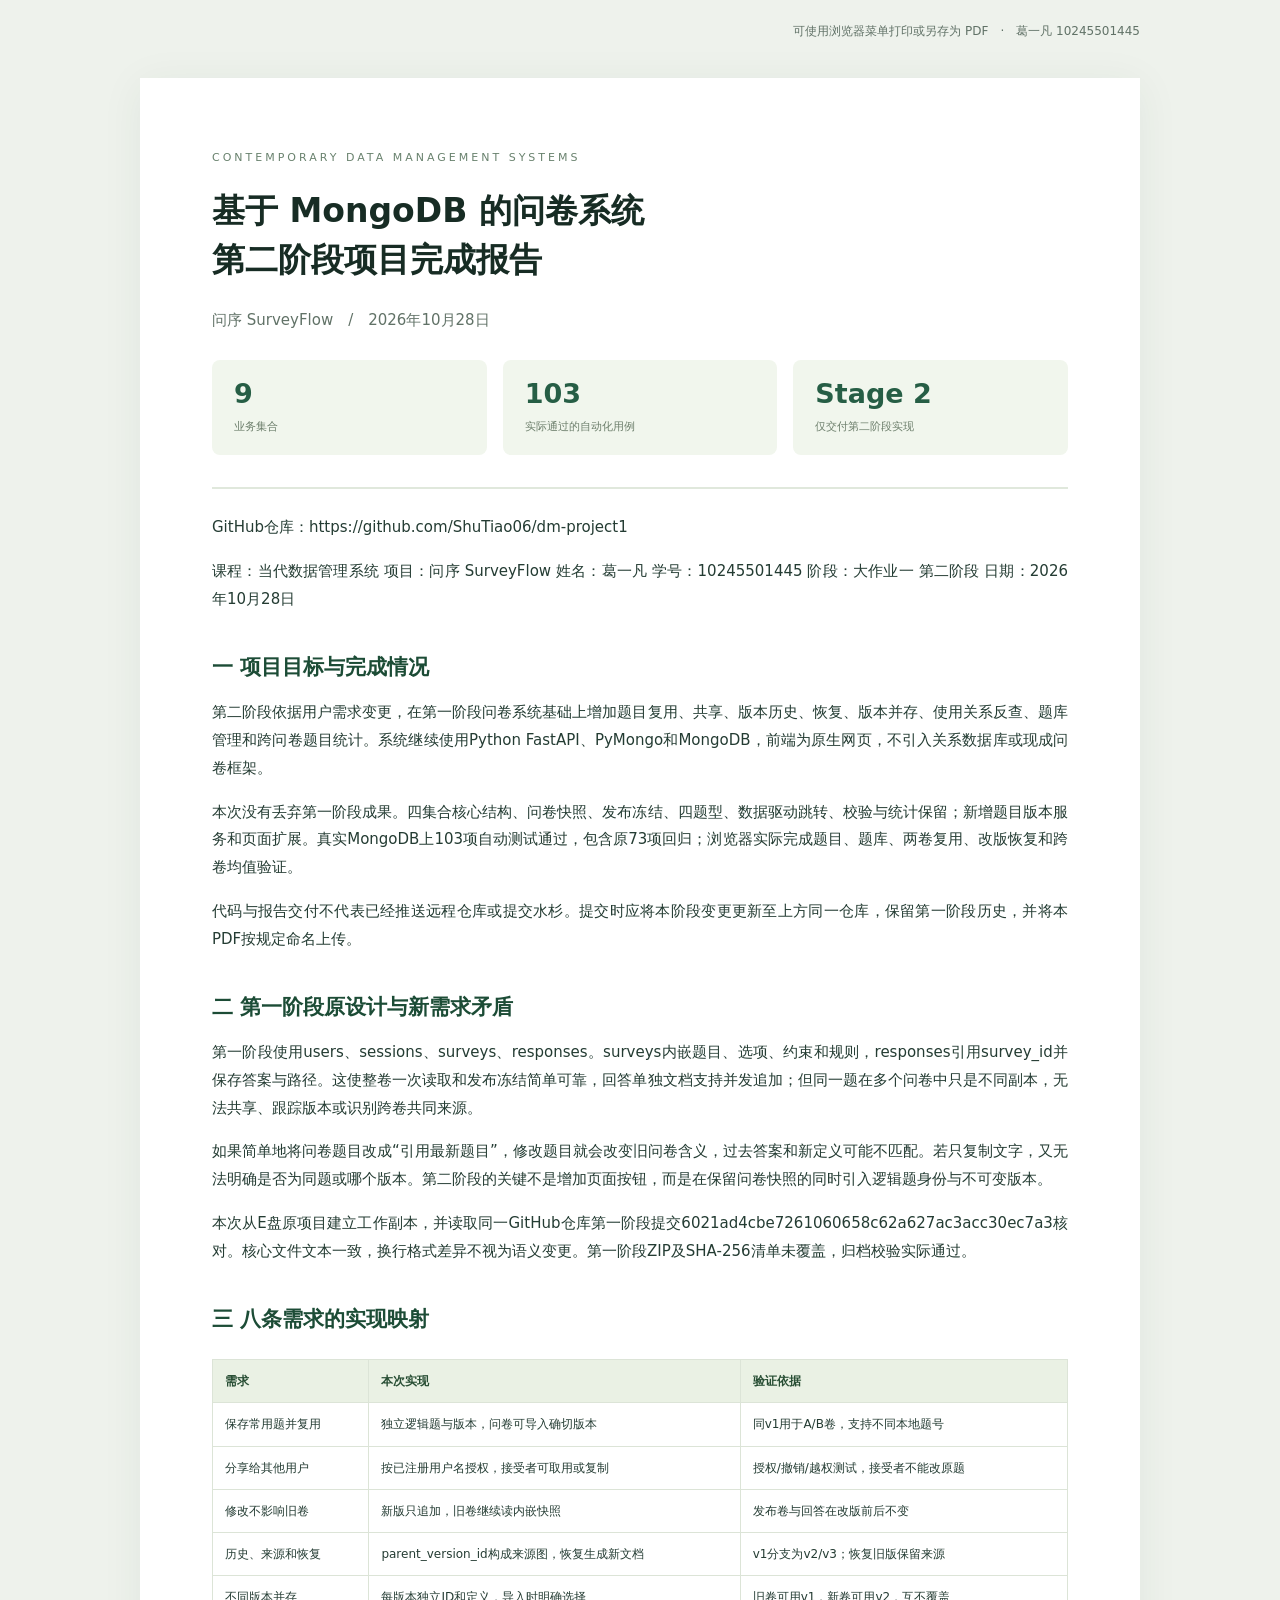
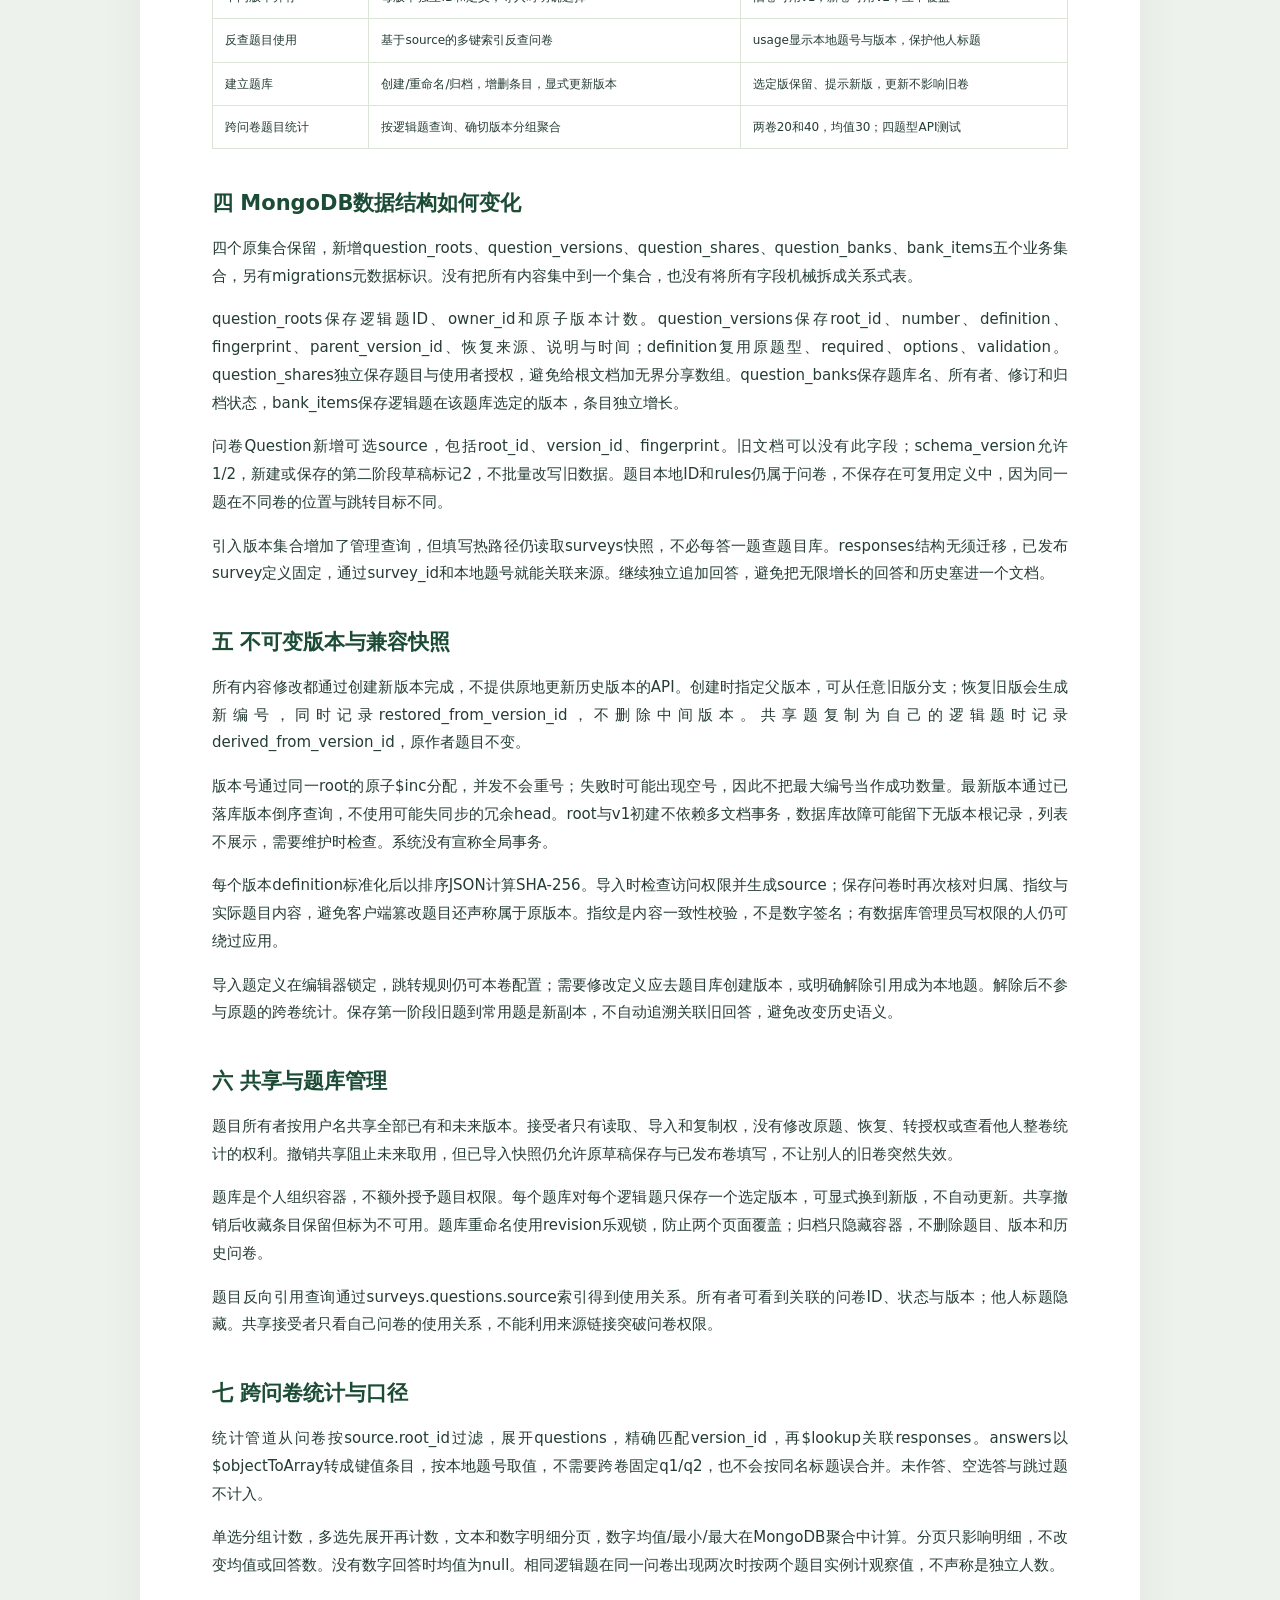
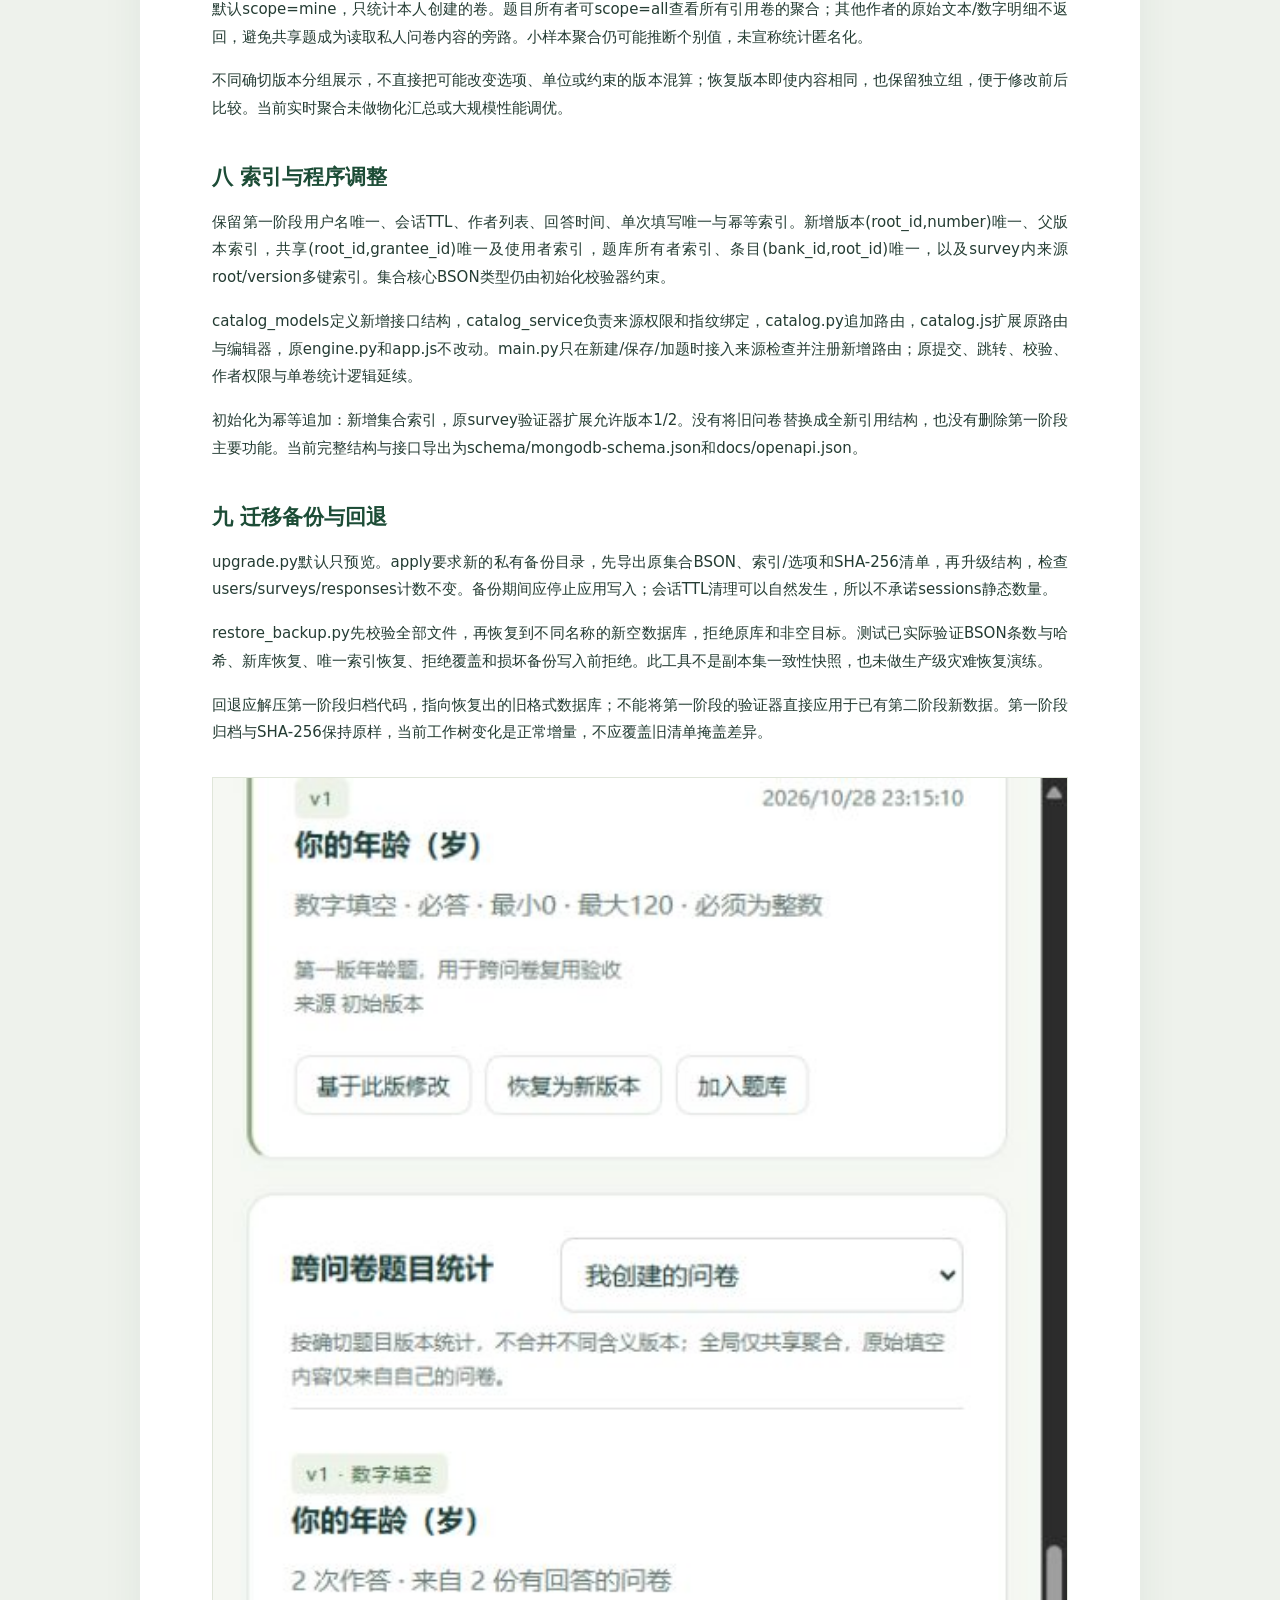
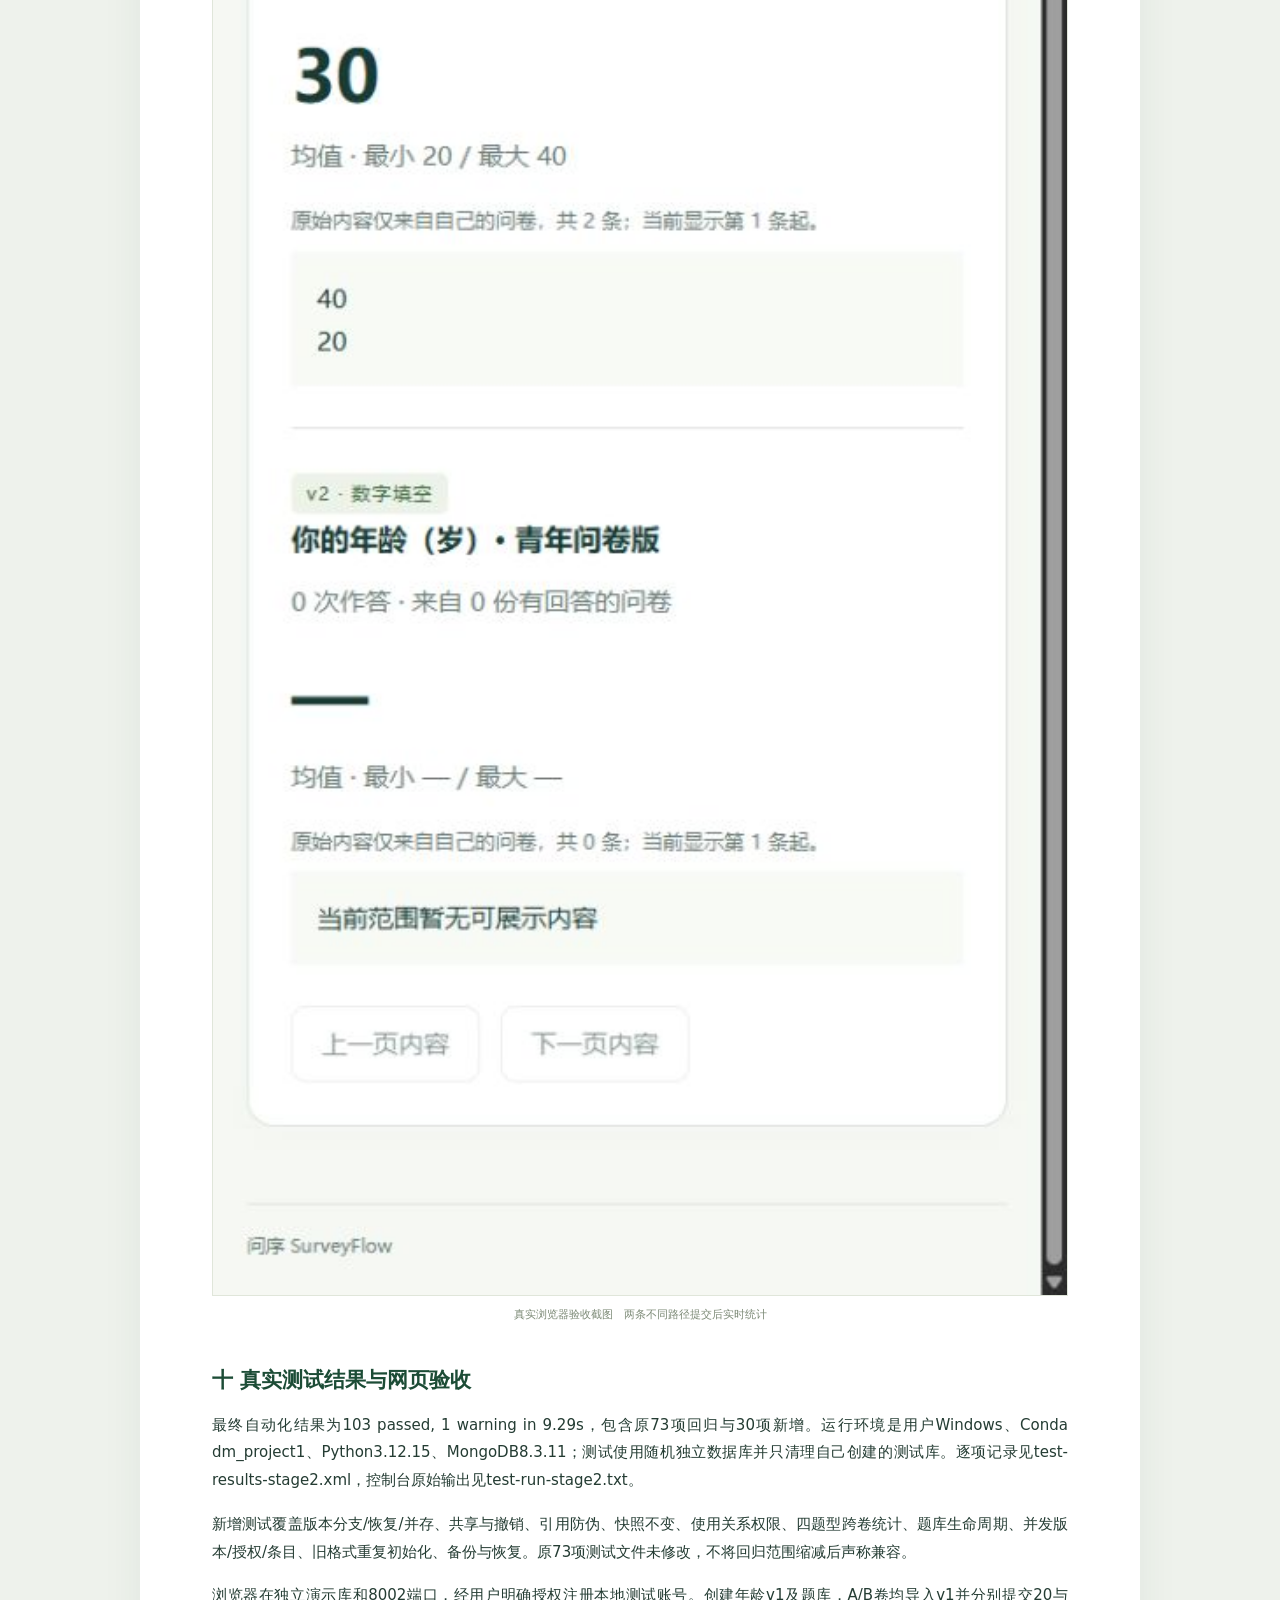
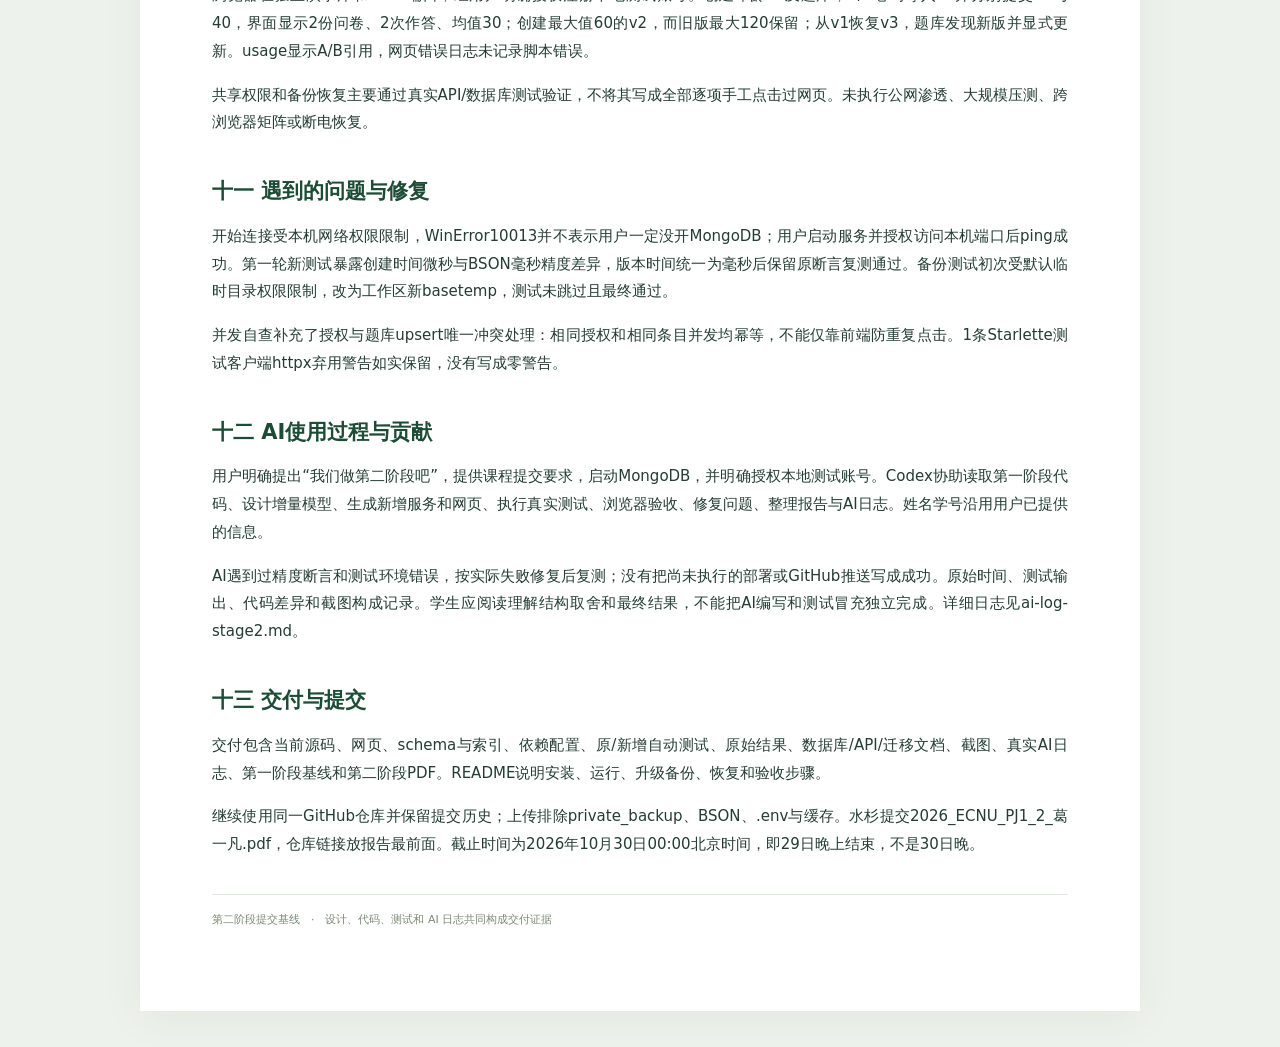
<file: docs/第二阶段项目完成报告.html>
<!doctype html><html lang="zh-CN"><head><meta charset="utf-8"><meta name="viewport" content="width=device-width,initial-scale=1"><title>问序 第二阶段项目完成报告</title><style>*{box-sizing:border-box}body{margin:0;background:#eef2ec;color:#243c33;font:15px/1.85 "Microsoft YaHei",system-ui,sans-serif}.document{width:min(100% - 40px,1000px);margin:36px auto;background:white;padding:65px 72px;box-shadow:0 6px 40px #1c3d3310}.eyebrow{font-size:11px;letter-spacing:3px;color:#69826e}.cover h1{font-size:33px;line-height:1.5;margin:15px 0 22px;font-weight:700;color:#172c24}.cover{padding-bottom:32px;margin-bottom:25px;border-bottom:2px solid #e0e8dc}.cover p{color:#617267}.metrics{display:flex;gap:16px;margin-top:25px}.metric{padding:15px 22px;background:#f1f6ed;border-radius:8px;flex:1}.metric strong{display:block;font-size:27px;line-height:1.4;color:#265e45}.metric small{font-size:11px;color:#6c7e6b}h2{font-size:21px;margin:35px 0 12px;color:#1c4c36;break-after:avoid}p{margin:10px 0 16px;text-align:justify}table{border-collapse:collapse;width:100%;font-size:12px;margin:20px 0}th{background:#eaf1e4;color:#284e34}th,td{text-align:left;vertical-align:top;border:1px solid #dce4d7;padding:10px 12px;overflow-wrap:anywhere}tr{break-inside:avoid}code{background:#f0f4ed;padding:2px 4px;font-size:12px;overflow-wrap:anywhere}pre{white-space:pre-wrap;font-size:12px;background:#f3f6f0;padding:18px}.architecture{display:flex;gap:9px;align-items:center;margin:22px 0}.architecture div{flex:1;text-align:center;background:#eaf2e4;border:1px solid #d6e3cf;border-radius:8px;padding:16px 7px;font-size:13px}.architecture small{color:#687c63;font-size:10px}.architecture b{color:#77946d}figure{margin:30px 0;break-inside:avoid}img{width:100%;border:1px solid #e0e6da}figcaption{font-size:11px;color:#7b8975;text-align:center}.foot{font-size:11px;color:#7b8975;border-top:1px solid #e0e8dc;padding-top:15px;margin-top:35px}button{background:#225e45;color:#fff;border:0;border-radius:8px;padding:10px 18px;cursor:pointer}.printbar{width:min(100% - 40px,1000px);margin:20px auto 0;text-align:right;font-size:12px;color:#617267}@page{size:A4;margin:20mm 18mm}@media print{body{background:white;font-size:10.5pt;line-height:1.7}.document{width:auto;margin:0;padding:0;box-shadow:none}.printbar{display:none}.cover h1{font-size:24pt}h2{font-size:15pt;margin-top:22px}table{font-size:8pt}.architecture div{font-size:9pt}figure{max-width:100%;page-break-inside:avoid}.foot{font-size:8pt}p{orphans:3;widows:3}}@media(max-width:650px){.document{padding:25px}.cover h1{font-size:25px}.metrics,.architecture{flex-wrap:wrap}.metric{min-width:100px}.architecture div{min-width:100px}table{font-size:10px}th,td{padding:6px}}</style></head><body><div class="printbar">可使用浏览器菜单打印或另存为 PDF　·　葛一凡 10245501445</div><article class="document"><header class="cover"><span class="eyebrow">CONTEMPORARY DATA MANAGEMENT SYSTEMS</span><h1>基于 MongoDB 的问卷系统<br>第二阶段项目完成报告</h1><p>问序 SurveyFlow　/　2026年10月28日</p><div class="metrics"><div class="metric"><strong>9</strong><small>业务集合</small></div><div class="metric"><strong>103</strong><small>实际通过的自动化用例</small></div><div class="metric"><strong>Stage 2</strong><small>仅交付第二阶段实现</small></div></div></header><p>GitHub仓库：https://github.com/ShuTiao06/dm-project1</p>
<p>课程：当代数据管理系统   项目：问序 SurveyFlow   姓名：葛一凡   学号：10245501445   阶段：大作业一 第二阶段   日期：2026年10月28日</p>
<h2 id="s1">一 项目目标与完成情况</h2>
<p>第二阶段依据用户需求变更，在第一阶段问卷系统基础上增加题目复用、共享、版本历史、恢复、版本并存、使用关系反查、题库管理和跨问卷题目统计。系统继续使用Python FastAPI、PyMongo和MongoDB，前端为原生网页，不引入关系数据库或现成问卷框架。</p>
<p>本次没有丢弃第一阶段成果。四集合核心结构、问卷快照、发布冻结、四题型、数据驱动跳转、校验与统计保留；新增题目版本服务和页面扩展。真实MongoDB上103项自动测试通过，包含原73项回归；浏览器实际完成题目、题库、两卷复用、改版恢复和跨卷均值验证。</p>
<p>代码与报告交付不代表已经推送远程仓库或提交水杉。提交时应将本阶段变更更新至上方同一仓库，保留第一阶段历史，并将本PDF按规定命名上传。</p>
<h2 id="s2">二 第一阶段原设计与新需求矛盾</h2>
<p>第一阶段使用users、sessions、surveys、responses。surveys内嵌题目、选项、约束和规则，responses引用survey_id并保存答案与路径。这使整卷一次读取和发布冻结简单可靠，回答单独文档支持并发追加；但同一题在多个问卷中只是不同副本，无法共享、跟踪版本或识别跨卷共同来源。</p>
<p>如果简单地将问卷题目改成“引用最新题目”，修改题目就会改变旧问卷含义，过去答案和新定义可能不匹配。若只复制文字，又无法明确是否为同题或哪个版本。第二阶段的关键不是增加页面按钮，而是在保留问卷快照的同时引入逻辑题身份与不可变版本。</p>
<p>本次从E盘原项目建立工作副本，并读取同一GitHub仓库第一阶段提交6021ad4cbe7261060658c62a627ac3acc30ec7a3核对。核心文件文本一致，换行格式差异不视为语义变更。第一阶段ZIP及SHA-256清单未覆盖，归档校验实际通过。</p>
<h2 id="s3">三 八条需求的实现映射</h2>
<table><thead><tr><th>需求</th><th>本次实现</th><th>验证依据</th></tr></thead><tbody><tr><td>保存常用题并复用</td><td>独立逻辑题与版本，问卷可导入确切版本</td><td>同v1用于A/B卷，支持不同本地题号</td></tr><tr><td>分享给其他用户</td><td>按已注册用户名授权，接受者可取用或复制</td><td>授权/撤销/越权测试，接受者不能改原题</td></tr><tr><td>修改不影响旧卷</td><td>新版只追加，旧卷继续读内嵌快照</td><td>发布卷与回答在改版前后不变</td></tr><tr><td>历史、来源和恢复</td><td>parent_version_id构成来源图，恢复生成新文档</td><td>v1分支为v2/v3；恢复旧版保留来源</td></tr><tr><td>不同版本并存</td><td>每版本独立ID和定义，导入时明确选择</td><td>旧卷可用v1，新卷可用v2，互不覆盖</td></tr><tr><td>反查题目使用</td><td>基于source的多键索引反查问卷</td><td>usage显示本地题号与版本，保护他人标题</td></tr><tr><td>建立题库</td><td>创建/重命名/归档，增删条目，显式更新版本</td><td>选定版保留、提示新版，更新不影响旧卷</td></tr><tr><td>跨问卷题目统计</td><td>按逻辑题查询、确切版本分组聚合</td><td>两卷20和40，均值30；四题型API测试</td></tr></tbody></table>
<h2 id="s4">四 MongoDB数据结构如何变化</h2>
<p>四个原集合保留，新增question_roots、question_versions、question_shares、question_banks、bank_items五个业务集合，另有migrations元数据标识。没有把所有内容集中到一个集合，也没有将所有字段机械拆成关系式表。</p>
<p>question_roots保存逻辑题ID、owner_id和原子版本计数。question_versions保存root_id、number、definition、fingerprint、parent_version_id、恢复来源、说明与时间；definition复用原题型、required、options、validation。question_shares独立保存题目与使用者授权，避免给根文档加无界分享数组。question_banks保存题库名、所有者、修订和归档状态，bank_items保存逻辑题在该题库选定的版本，条目独立增长。</p>
<p>问卷Question新增可选source，包括root_id、version_id、fingerprint。旧文档可以没有此字段；schema_version允许1/2，新建或保存的第二阶段草稿标记2，不批量改写旧数据。题目本地ID和rules仍属于问卷，不保存在可复用定义中，因为同一题在不同卷的位置与跳转目标不同。</p>
<p>引入版本集合增加了管理查询，但填写热路径仍读取surveys快照，不必每答一题查题目库。responses结构无须迁移，已发布survey定义固定，通过survey_id和本地题号就能关联来源。继续独立追加回答，避免把无限增长的回答和历史塞进一个文档。</p>
<h2 id="s5">五 不可变版本与兼容快照</h2>
<p>所有内容修改都通过创建新版本完成，不提供原地更新历史版本的API。创建时指定父版本，可从任意旧版分支；恢复旧版会生成新编号，同时记录restored_from_version_id，不删除中间版本。共享题复制为自己的逻辑题时记录derived_from_version_id，原作者题目不变。</p>
<p>版本号通过同一root的原子$inc分配，并发不会重号；失败时可能出现空号，因此不把最大编号当作成功数量。最新版本通过已落库版本倒序查询，不使用可能失同步的冗余head。root与v1初建不依赖多文档事务，数据库故障可能留下无版本根记录，列表不展示，需要维护时检查。系统没有宣称全局事务。</p>
<p>每个版本definition标准化后以排序JSON计算SHA-256。导入时检查访问权限并生成source；保存问卷时再次核对归属、指纹与实际题目内容，避免客户端篡改题目还声称属于原版本。指纹是内容一致性校验，不是数字签名；有数据库管理员写权限的人仍可绕过应用。</p>
<p>导入题定义在编辑器锁定，跳转规则仍可本卷配置；需要修改定义应去题目库创建版本，或明确解除引用成为本地题。解除后不参与原题的跨卷统计。保存第一阶段旧题到常用题是新副本，不自动追溯关联旧回答，避免改变历史语义。</p>
<h2 id="s6">六 共享与题库管理</h2>
<p>题目所有者按用户名共享全部已有和未来版本。接受者只有读取、导入和复制权，没有修改原题、恢复、转授权或查看他人整卷统计的权利。撤销共享阻止未来取用，但已导入快照仍允许原草稿保存与已发布卷填写，不让别人的旧卷突然失效。</p>
<p>题库是个人组织容器，不额外授予题目权限。每个题库对每个逻辑题只保存一个选定版本，可显式换到新版，不自动更新。共享撤销后收藏条目保留但标为不可用。题库重命名使用revision乐观锁，防止两个页面覆盖；归档只隐藏容器，不删除题目、版本和历史问卷。</p>
<p>题目反向引用查询通过surveys.questions.source索引得到使用关系。所有者可看到关联的问卷ID、状态与版本；他人标题隐藏。共享接受者只看自己问卷的使用关系，不能利用来源链接突破问卷权限。</p>
<h2 id="s7">七 跨问卷统计与口径</h2>
<p>统计管道从问卷按source.root_id过滤，展开questions，精确匹配version_id，再$lookup关联responses。answers以$objectToArray转成键值条目，按本地题号取值，不需要跨卷固定q1/q2，也不会按同名标题误合并。未作答、空选答与跳过题不计入。</p>
<p>单选分组计数，多选先展开再计数，文本和数字明细分页，数字均值/最小/最大在MongoDB聚合中计算。分页只影响明细，不改变均值或回答数。没有数字回答时均值为null。相同逻辑题在同一问卷出现两次时按两个题目实例计观察值，不声称是独立人数。</p>
<p>默认scope=mine，只统计本人创建的卷。题目所有者可scope=all查看所有引用卷的聚合；其他作者的原始文本/数字明细不返回，避免共享题成为读取私人问卷内容的旁路。小样本聚合仍可能推断个别值，未宣称统计匿名化。</p>
<p>不同确切版本分组展示，不直接把可能改变选项、单位或约束的版本混算；恢复版本即使内容相同，也保留独立组，便于修改前后比较。当前实时聚合未做物化汇总或大规模性能调优。</p>
<h2 id="s8">八 索引与程序调整</h2>
<p>保留第一阶段用户名唯一、会话TTL、作者列表、回答时间、单次填写唯一与幂等索引。新增版本(root_id,number)唯一、父版本索引，共享(root_id,grantee_id)唯一及使用者索引，题库所有者索引、条目(bank_id,root_id)唯一，以及survey内来源root/version多键索引。集合核心BSON类型仍由初始化校验器约束。</p>
<p>catalog_models定义新增接口结构，catalog_service负责来源权限和指纹绑定，catalog.py追加路由，catalog.js扩展原路由与编辑器，原engine.py和app.js不改动。main.py只在新建/保存/加题时接入来源检查并注册新增路由；原提交、跳转、校验、作者权限与单卷统计逻辑延续。</p>
<p>初始化为幂等追加：新增集合索引，原survey验证器扩展允许版本1/2。没有将旧问卷替换成全新引用结构，也没有删除第一阶段主要功能。当前完整结构与接口导出为schema/mongodb-schema.json和docs/openapi.json。</p>
<h2 id="s9">九 迁移备份与回退</h2>
<p>upgrade.py默认只预览。apply要求新的私有备份目录，先导出原集合BSON、索引/选项和SHA-256清单，再升级结构，检查users/surveys/responses计数不变。备份期间应停止应用写入；会话TTL清理可以自然发生，所以不承诺sessions静态数量。</p>
<p>restore_backup.py先校验全部文件，再恢复到不同名称的新空数据库，拒绝原库和非空目标。测试已实际验证BSON条数与哈希、新库恢复、唯一索引恢复、拒绝覆盖和损坏备份写入前拒绝。此工具不是副本集一致性快照，也未做生产级灾难恢复演练。</p>
<p>回退应解压第一阶段归档代码，指向恢复出的旧格式数据库；不能将第一阶段的验证器直接应用于已有第二阶段新数据。第一阶段归档与SHA-256保持原样，当前工作树变化是正常增量，不应覆盖旧清单掩盖差异。</p>
<figure><img src="stage2-screenshots/cross-survey-stats.png" alt="两次真实提交的统计界面"><figcaption>真实浏览器验收截图　两条不同路径提交后实时统计</figcaption></figure><h2 id="s10">十 真实测试结果与网页验收</h2>
<p>最终自动化结果为103 passed, 1 warning in 9.29s，包含原73项回归与30项新增。运行环境是用户Windows、Conda dm_project1、Python3.12.15、MongoDB8.3.11；测试使用随机独立数据库并只清理自己创建的测试库。逐项记录见test-results-stage2.xml，控制台原始输出见test-run-stage2.txt。</p>
<p>新增测试覆盖版本分支/恢复/并存、共享与撤销、引用防伪、快照不变、使用关系权限、四题型跨卷统计、题库生命周期、并发版本/授权/条目、旧格式重复初始化、备份与恢复。原73项测试文件未修改，不将回归范围缩减后声称兼容。</p>
<p>浏览器在独立演示库和8002端口，经用户明确授权注册本地测试账号。创建年龄v1及题库，A/B卷均导入v1并分别提交20与40，界面显示2份问卷、2次作答、均值30；创建最大值60的v2，而旧版最大120保留；从v1恢复v3，题库发现新版并显式更新。usage显示A/B引用，网页错误日志未记录脚本错误。</p>
<p>共享权限和备份恢复主要通过真实API/数据库测试验证，不将其写成全部逐项手工点击过网页。未执行公网渗透、大规模压测、跨浏览器矩阵或断电恢复。</p>
<h2 id="s11">十一 遇到的问题与修复</h2>
<p>开始连接受本机网络权限限制，WinError10013并不表示用户一定没开MongoDB；用户启动服务并授权访问本机端口后ping成功。第一轮新测试暴露创建时间微秒与BSON毫秒精度差异，版本时间统一为毫秒后保留原断言复测通过。备份测试初次受默认临时目录权限限制，改为工作区新basetemp，测试未跳过且最终通过。</p>
<p>并发自查补充了授权与题库upsert唯一冲突处理：相同授权和相同条目并发均幂等，不能仅靠前端防重复点击。1条Starlette测试客户端httpx弃用警告如实保留，没有写成零警告。</p>
<h2 id="s12">十二 AI使用过程与贡献</h2>
<p>用户明确提出“我们做第二阶段吧”，提供课程提交要求，启动MongoDB，并明确授权本地测试账号。Codex协助读取第一阶段代码、设计增量模型、生成新增服务和网页、执行真实测试、浏览器验收、修复问题、整理报告与AI日志。姓名学号沿用用户已提供的信息。</p>
<p>AI遇到过精度断言和测试环境错误，按实际失败修复后复测；没有把尚未执行的部署或GitHub推送写成成功。原始时间、测试输出、代码差异和截图构成记录。学生应阅读理解结构取舍和最终结果，不能把AI编写和测试冒充独立完成。详细日志见ai-log-stage2.md。</p>
<h2 id="s13">十三 交付与提交</h2>
<p>交付包含当前源码、网页、schema与索引、依赖配置、原/新增自动测试、原始结果、数据库/API/迁移文档、截图、真实AI日志、第一阶段基线和第二阶段PDF。README说明安装、运行、升级备份、恢复和验收步骤。</p>
<p>继续使用同一GitHub仓库并保留提交历史；上传排除private_backup、BSON、.env与缓存。水杉提交2026_ECNU_PJ1_2_葛一凡.pdf，仓库链接放报告最前面。截止时间为2026年10月30日00:00北京时间，即29日晚上结束，不是30日晚。</p><p class="foot">第二阶段提交基线　·　设计、代码、测试和 AI 日志共同构成交付证据</p></article></body></html>
</file>
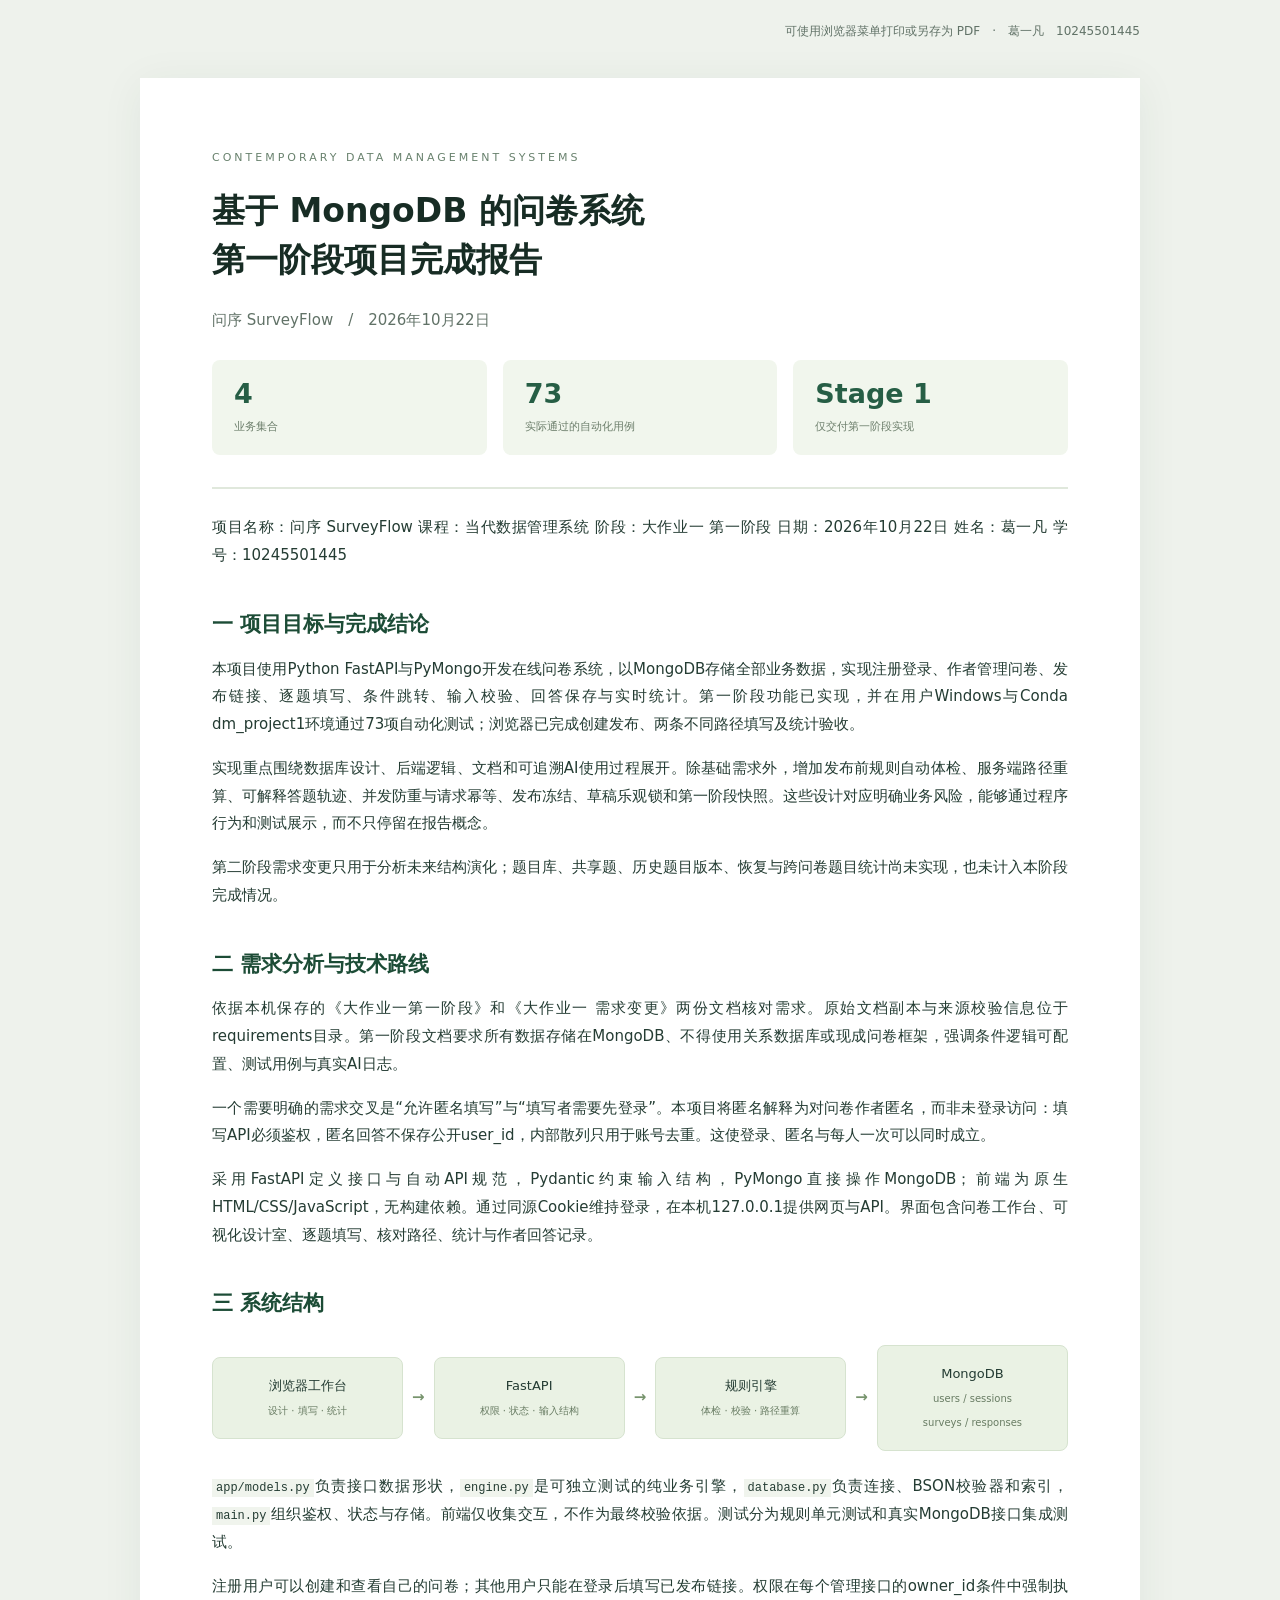
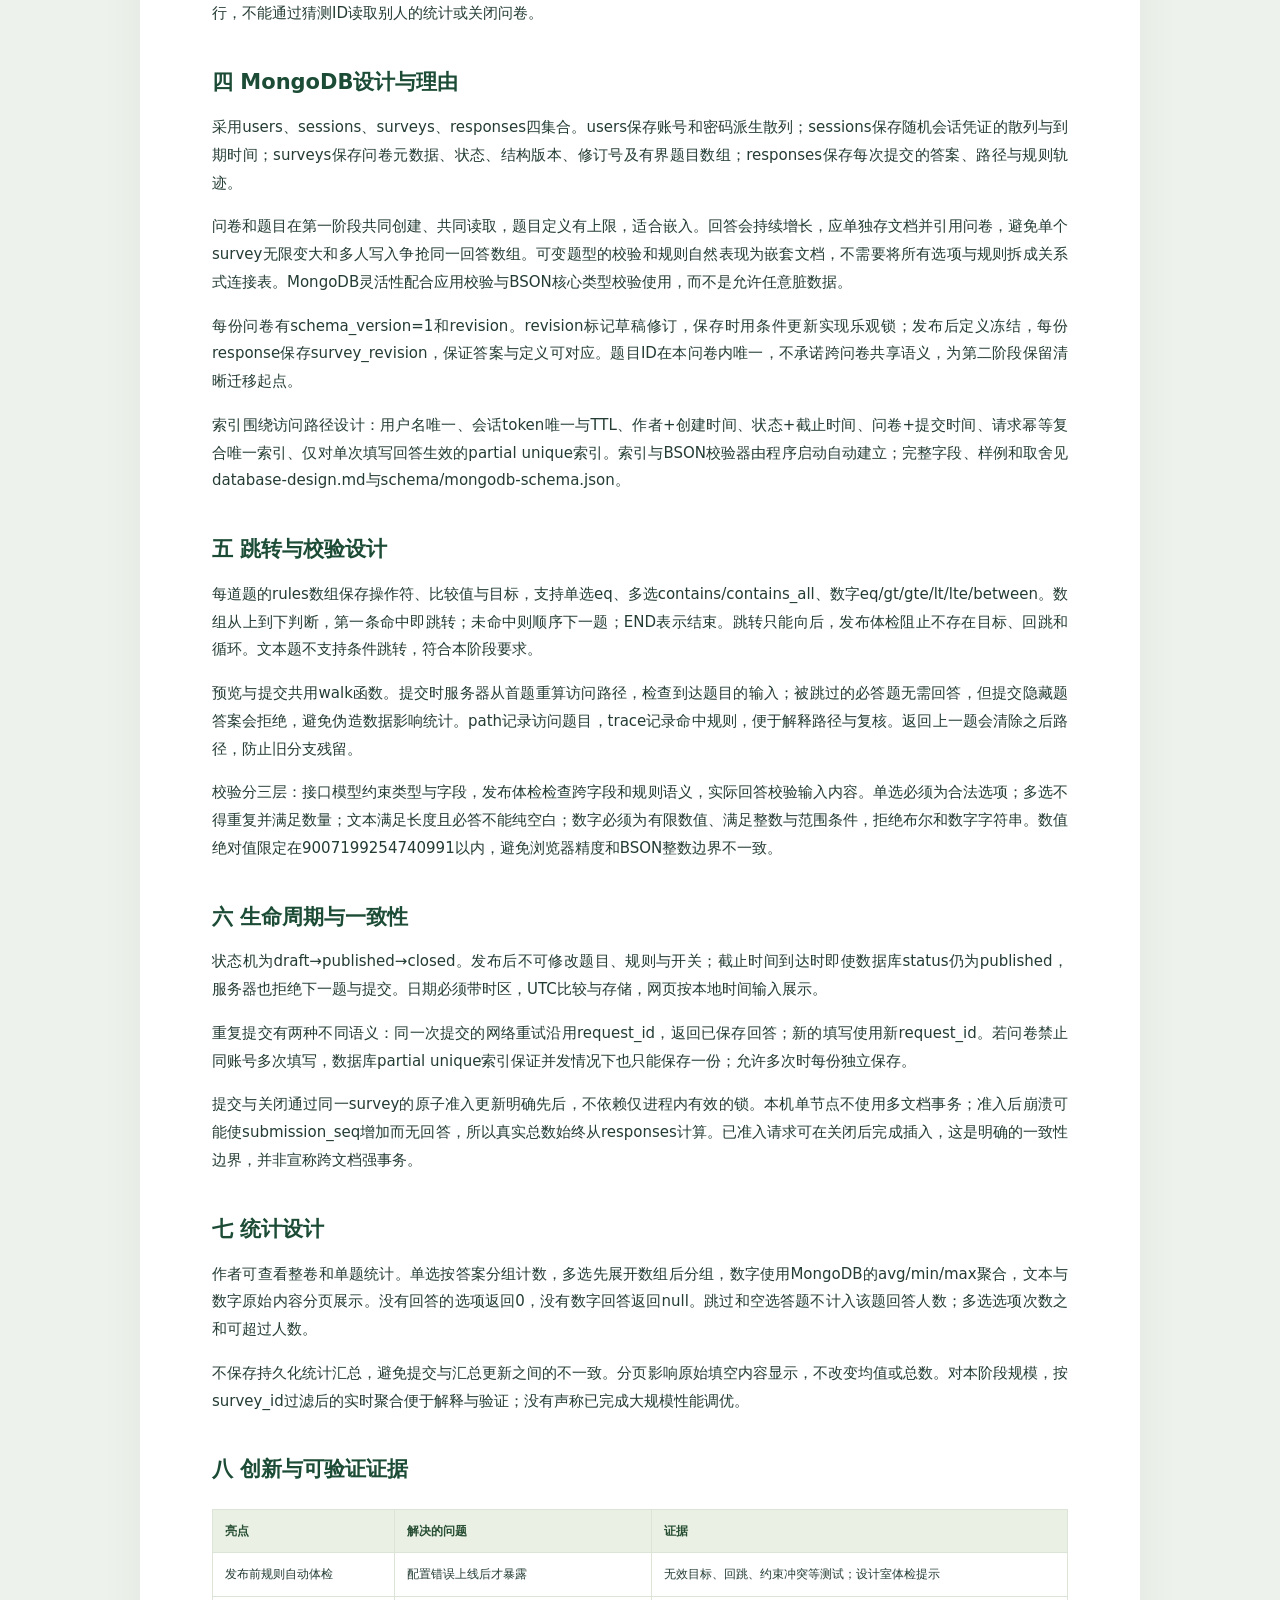
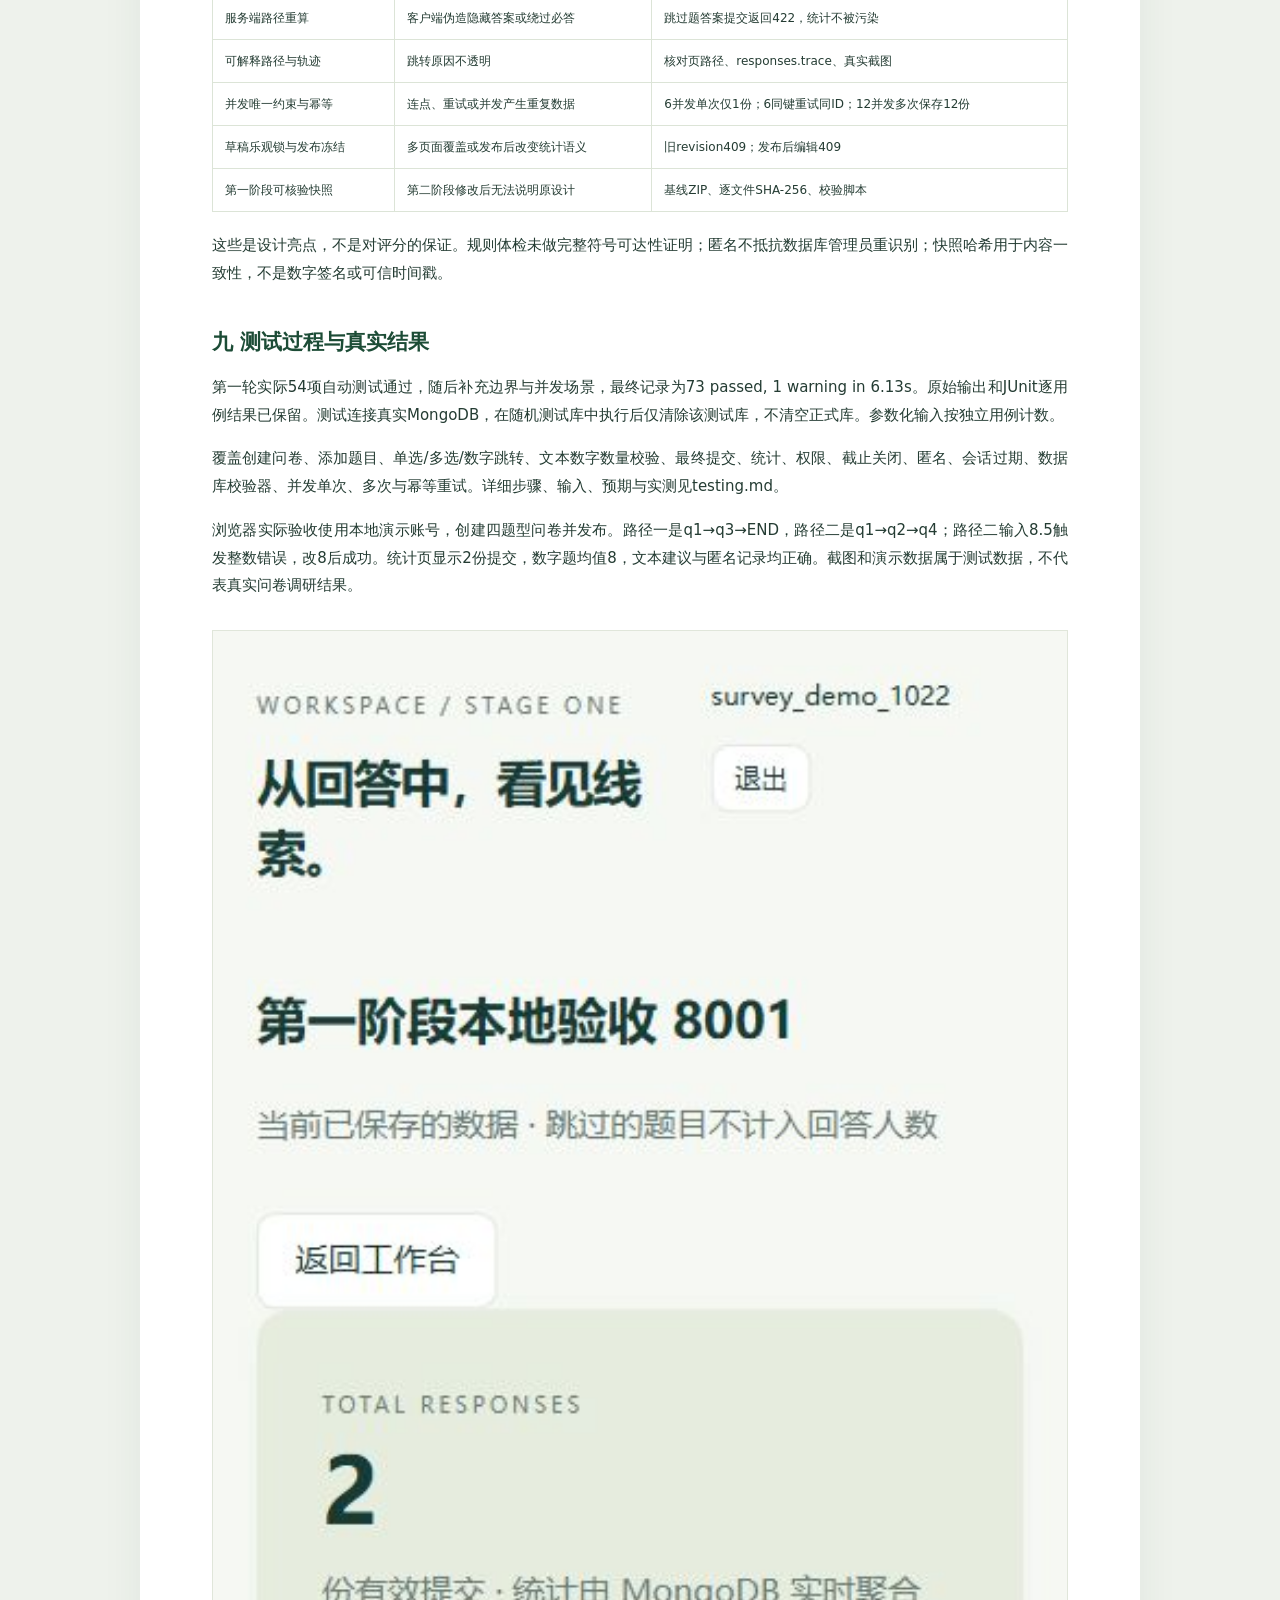
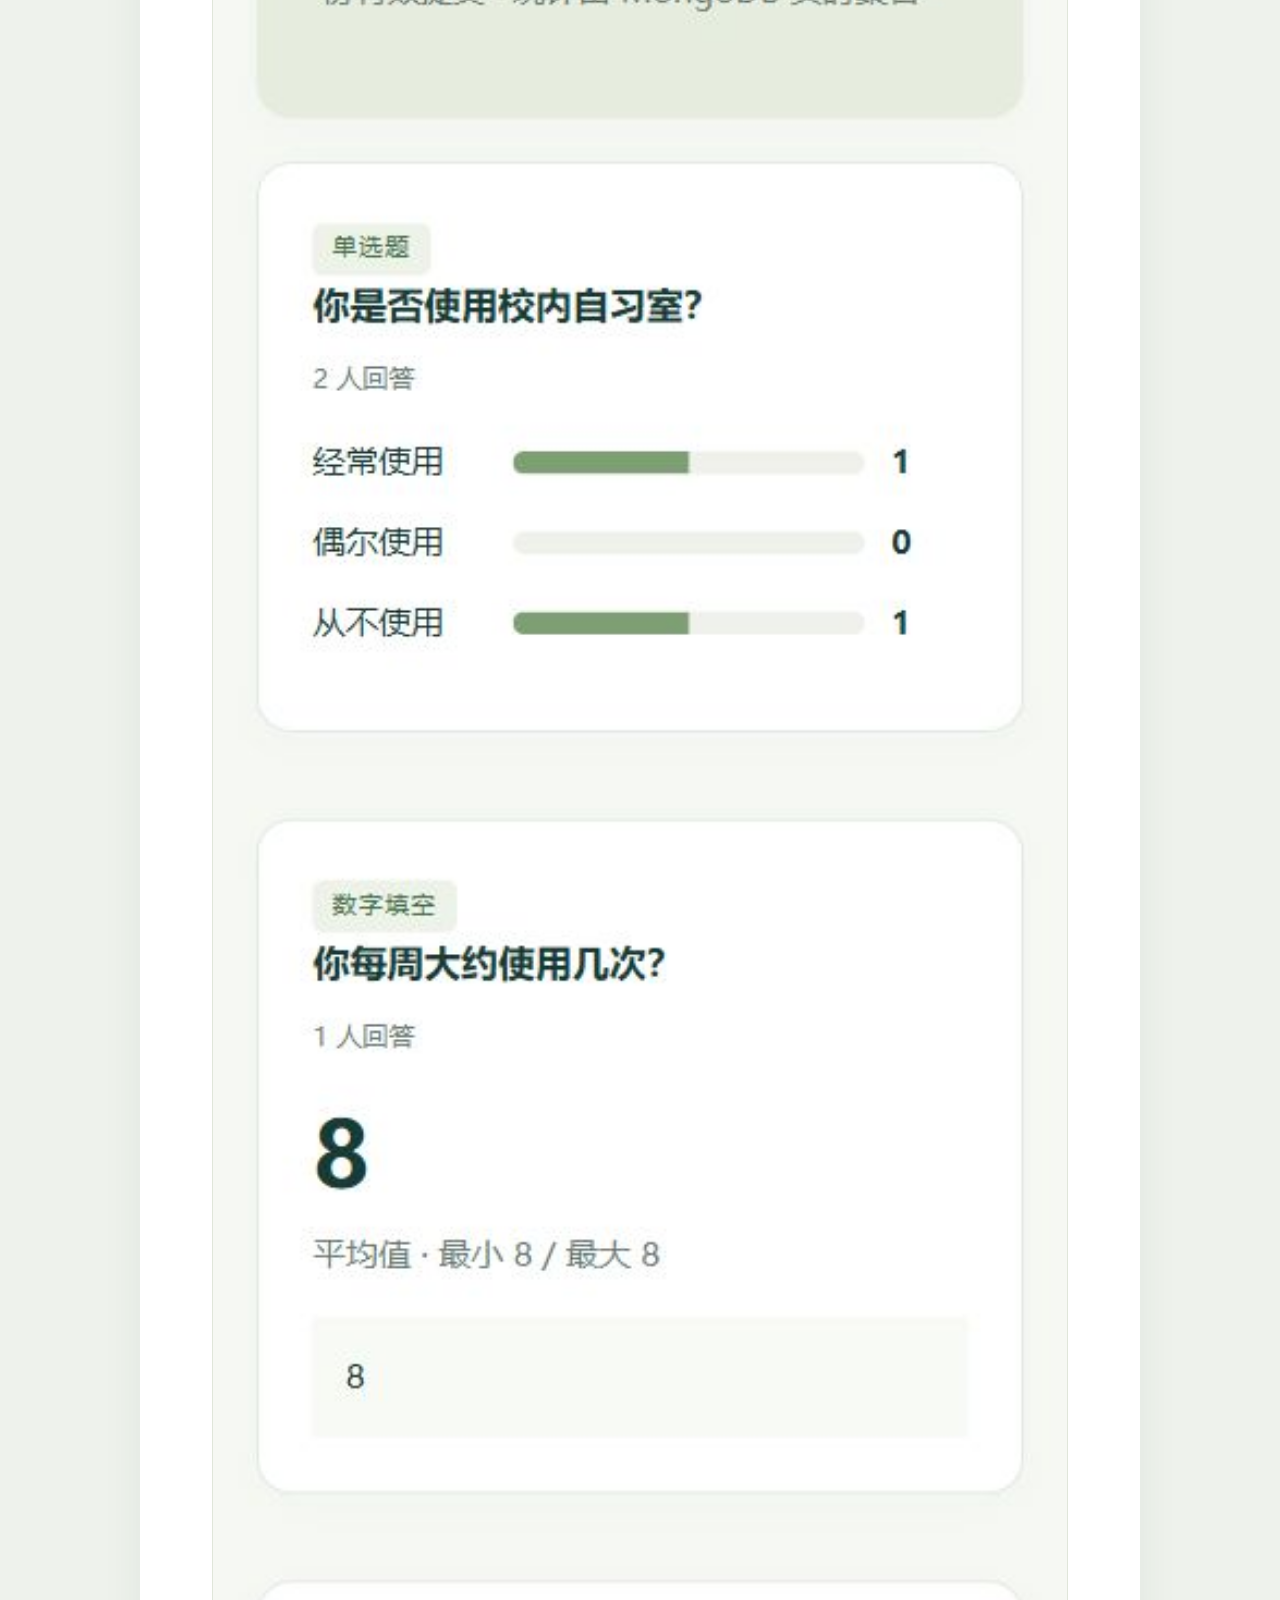
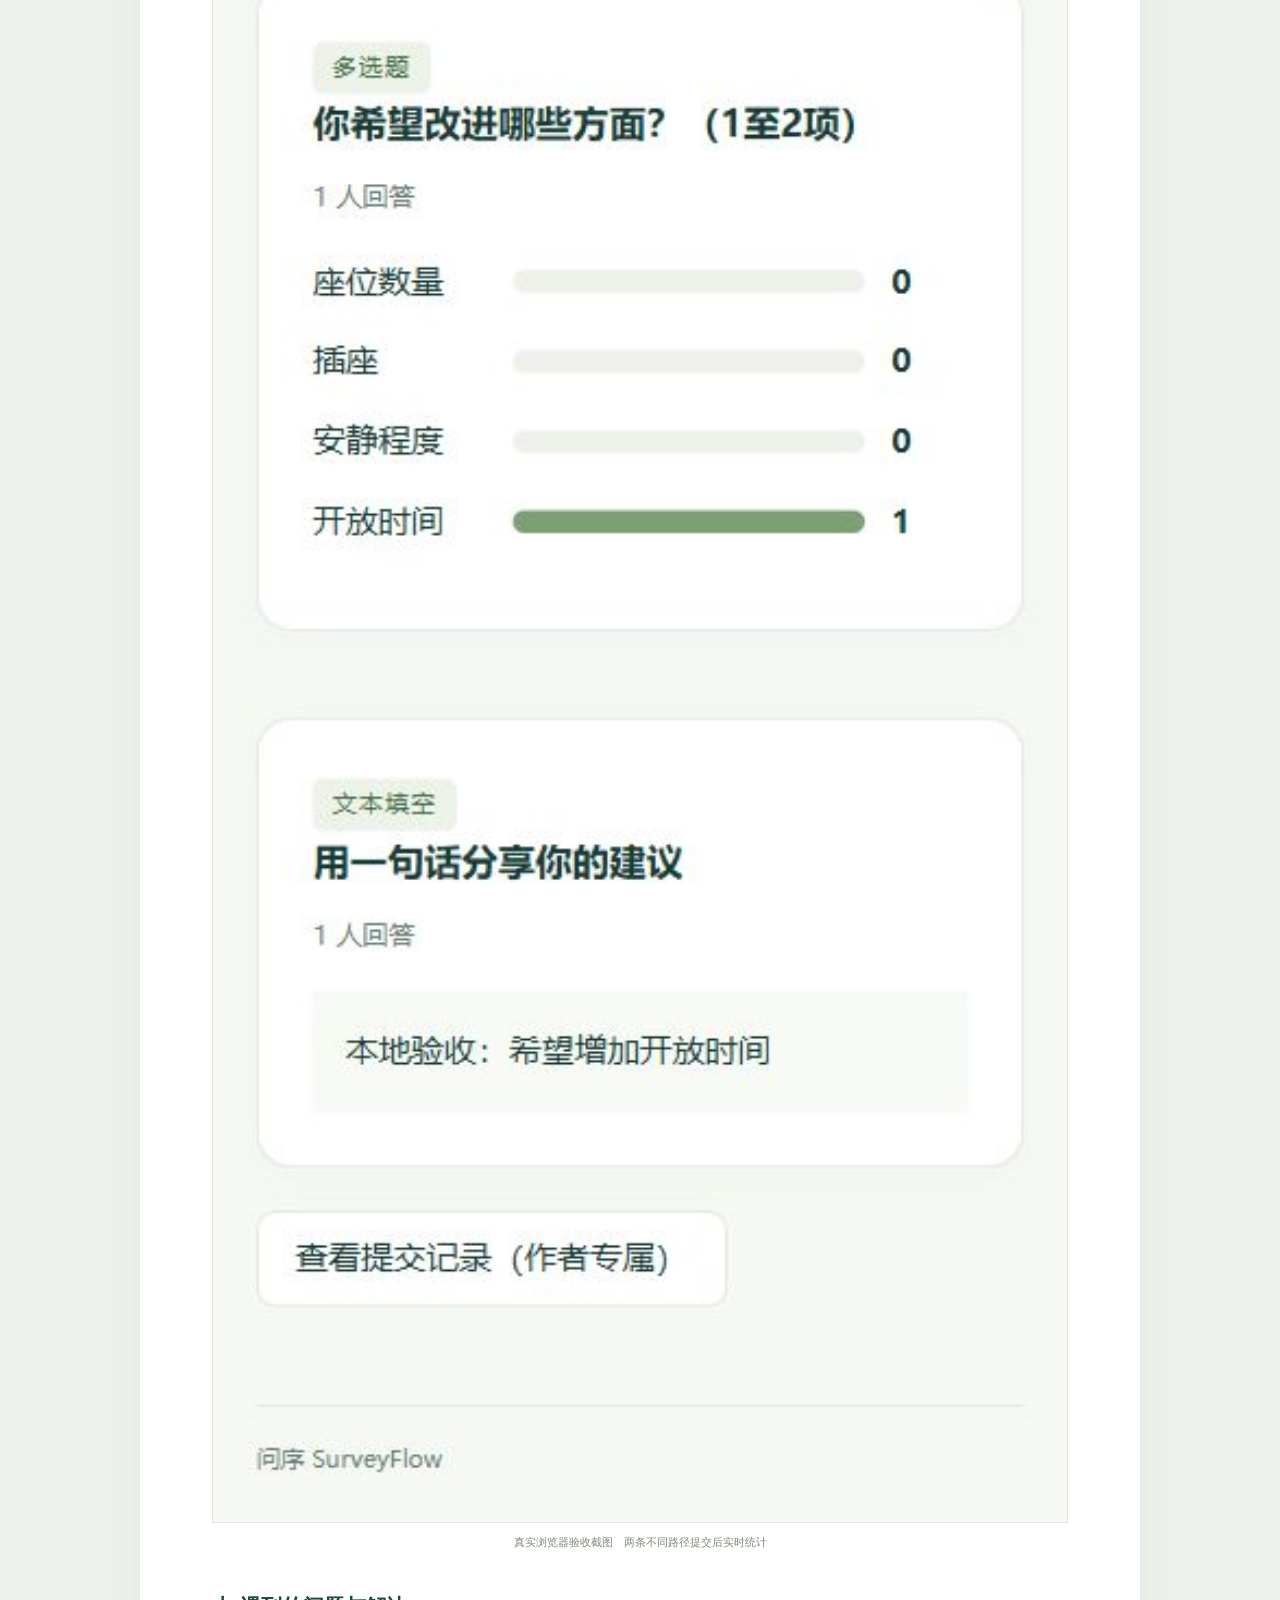
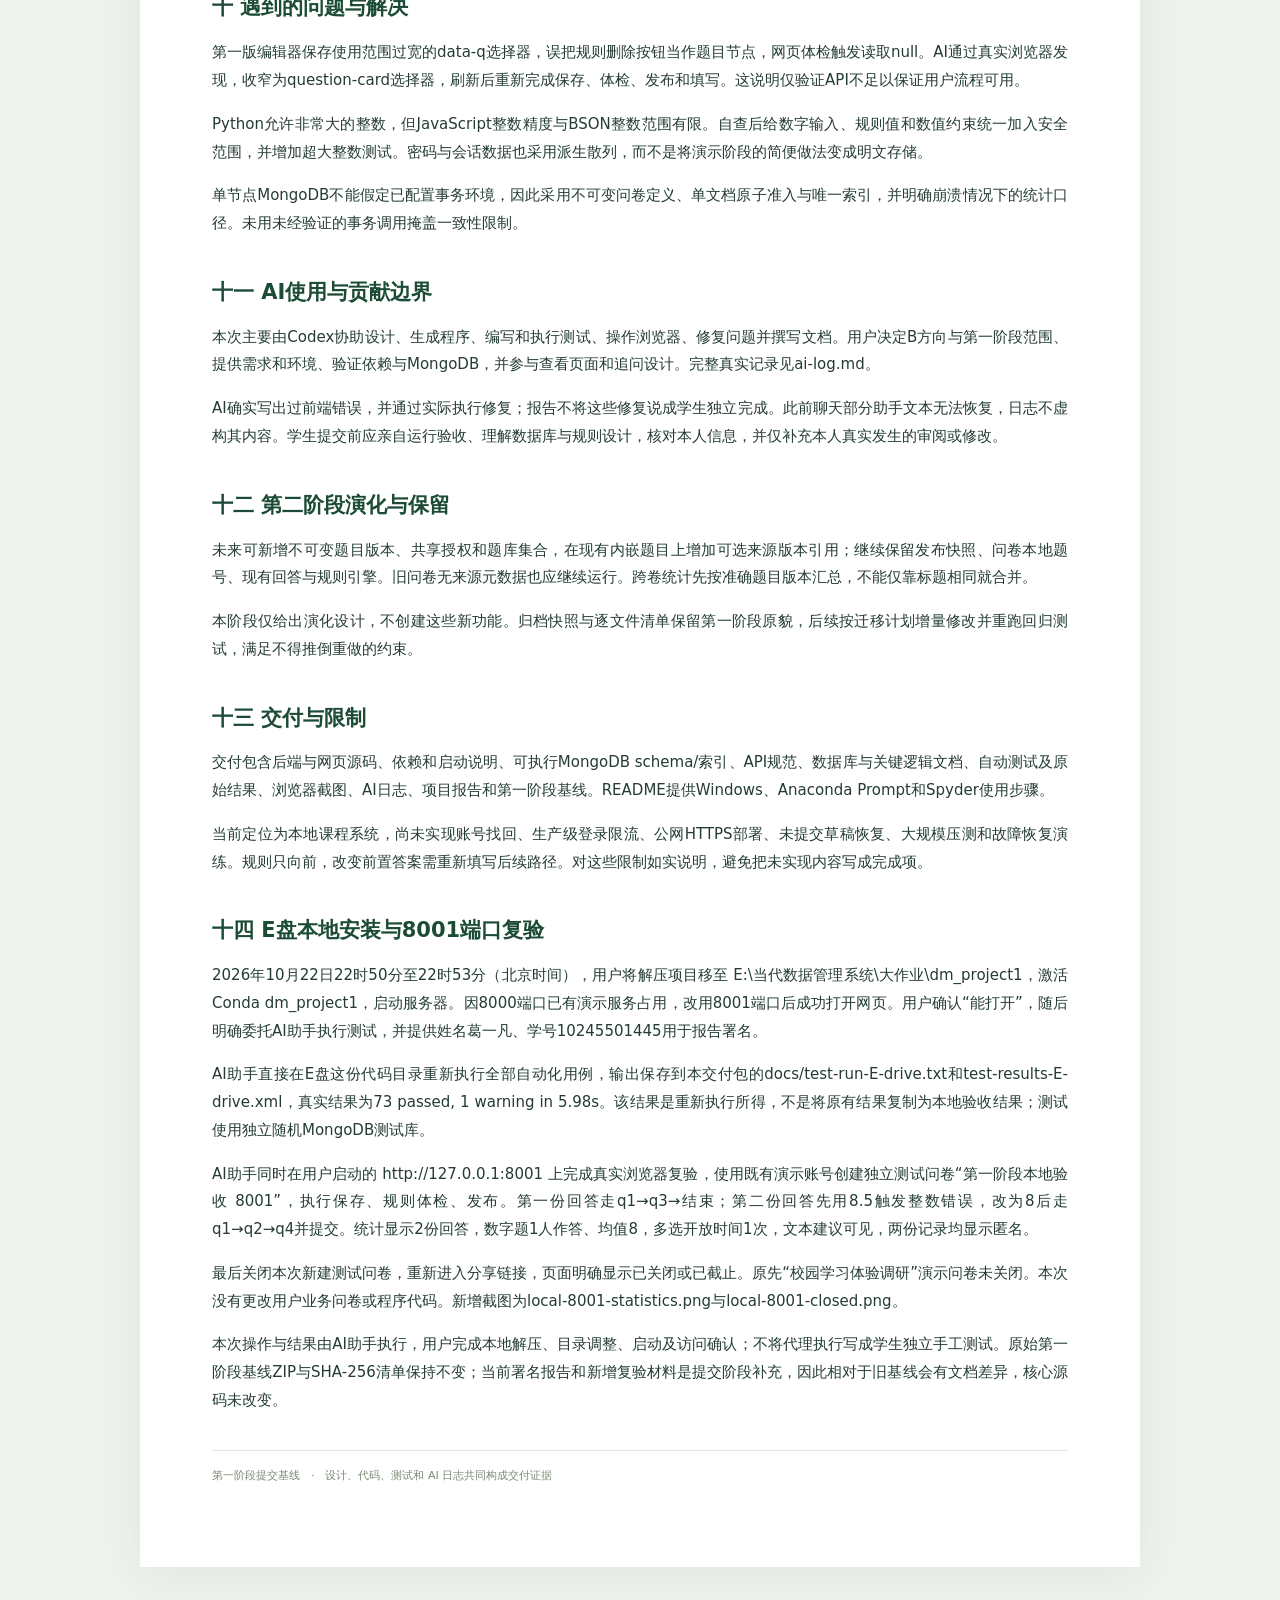
<file: docs/项目完成报告.html>
<!doctype html><html lang="zh-CN"><head><meta charset="utf-8"><meta name="viewport" content="width=device-width,initial-scale=1"><title>问序 第一阶段项目完成报告</title><style>*{box-sizing:border-box}body{margin:0;background:#eef2ec;color:#243c33;font:15px/1.85 "Microsoft YaHei",system-ui,sans-serif}.document{width:min(100% - 40px,1000px);margin:36px auto;background:white;padding:65px 72px;box-shadow:0 6px 40px #1c3d3310}.eyebrow{font-size:11px;letter-spacing:3px;color:#69826e}.cover h1{font-size:33px;line-height:1.5;margin:15px 0 22px;font-weight:700;color:#172c24}.cover{padding-bottom:32px;margin-bottom:25px;border-bottom:2px solid #e0e8dc}.cover p{color:#617267}.metrics{display:flex;gap:16px;margin-top:25px}.metric{padding:15px 22px;background:#f1f6ed;border-radius:8px;flex:1}.metric strong{display:block;font-size:27px;line-height:1.4;color:#265e45}.metric small{font-size:11px;color:#6c7e6b}h2{font-size:21px;margin:35px 0 12px;color:#1c4c36;break-after:avoid}p{margin:10px 0 16px;text-align:justify}table{border-collapse:collapse;width:100%;font-size:12px;margin:20px 0}th{background:#eaf1e4;color:#284e34}th,td{text-align:left;vertical-align:top;border:1px solid #dce4d7;padding:10px 12px;overflow-wrap:anywhere}tr{break-inside:avoid}code{background:#f0f4ed;padding:2px 4px;font-size:12px;overflow-wrap:anywhere}pre{white-space:pre-wrap;font-size:12px;background:#f3f6f0;padding:18px}.architecture{display:flex;gap:9px;align-items:center;margin:22px 0}.architecture div{flex:1;text-align:center;background:#eaf2e4;border:1px solid #d6e3cf;border-radius:8px;padding:16px 7px;font-size:13px}.architecture small{color:#687c63;font-size:10px}.architecture b{color:#77946d}figure{margin:30px 0;break-inside:avoid}img{width:100%;border:1px solid #e0e6da}figcaption{font-size:11px;color:#7b8975;text-align:center}.foot{font-size:11px;color:#7b8975;border-top:1px solid #e0e8dc;padding-top:15px;margin-top:35px}button{background:#225e45;color:#fff;border:0;border-radius:8px;padding:10px 18px;cursor:pointer}.printbar{width:min(100% - 40px,1000px);margin:20px auto 0;text-align:right;font-size:12px;color:#617267}@page{size:A4;margin:20mm 18mm}@media print{body{background:white;font-size:10.5pt;line-height:1.7}.document{width:auto;margin:0;padding:0;box-shadow:none}.printbar{display:none}.cover h1{font-size:24pt}h2{font-size:15pt;margin-top:22px}table{font-size:8pt}.architecture div{font-size:9pt}figure{max-width:100%;page-break-inside:avoid}.foot{font-size:8pt}p{orphans:3;widows:3}}@media(max-width:650px){.document{padding:25px}.cover h1{font-size:25px}.metrics,.architecture{flex-wrap:wrap}.metric{min-width:100px}.architecture div{min-width:100px}table{font-size:10px}th,td{padding:6px}}</style></head><body><div class="printbar">可使用浏览器菜单打印或另存为 PDF　·　葛一凡　10245501445</div><article class="document"><header class="cover"><span class="eyebrow">CONTEMPORARY DATA MANAGEMENT SYSTEMS</span><h1>基于 MongoDB 的问卷系统<br>第一阶段项目完成报告</h1><p>问序 SurveyFlow　/　2026年10月22日</p><div class="metrics"><div class="metric"><strong>4</strong><small>业务集合</small></div><div class="metric"><strong>73</strong><small>实际通过的自动化用例</small></div><div class="metric"><strong>Stage 1</strong><small>仅交付第一阶段实现</small></div></div></header><p>项目名称：问序 SurveyFlow   课程：当代数据管理系统   阶段：大作业一 第一阶段   日期：2026年10月22日   姓名：葛一凡   学号：10245501445</p>
<h2 id="s1">一 项目目标与完成结论</h2>
<p>本项目使用Python FastAPI与PyMongo开发在线问卷系统，以MongoDB存储全部业务数据，实现注册登录、作者管理问卷、发布链接、逐题填写、条件跳转、输入校验、回答保存与实时统计。第一阶段功能已实现，并在用户Windows与Conda dm_project1环境通过73项自动化测试；浏览器已完成创建发布、两条不同路径填写及统计验收。</p>
<p>实现重点围绕数据库设计、后端逻辑、文档和可追溯AI使用过程展开。除基础需求外，增加发布前规则自动体检、服务端路径重算、可解释答题轨迹、并发防重与请求幂等、发布冻结、草稿乐观锁和第一阶段快照。这些设计对应明确业务风险，能够通过程序行为和测试展示，而不只停留在报告概念。</p>
<p>第二阶段需求变更只用于分析未来结构演化；题目库、共享题、历史题目版本、恢复与跨问卷题目统计尚未实现，也未计入本阶段完成情况。</p>
<h2 id="s2">二 需求分析与技术路线</h2>
<p>依据本机保存的《大作业一第一阶段》和《大作业一 需求变更》两份文档核对需求。原始文档副本与来源校验信息位于requirements目录。第一阶段文档要求所有数据存储在MongoDB、不得使用关系数据库或现成问卷框架，强调条件逻辑可配置、测试用例与真实AI日志。</p>
<p>一个需要明确的需求交叉是“允许匿名填写”与“填写者需要先登录”。本项目将匿名解释为对问卷作者匿名，而非未登录访问：填写API必须鉴权，匿名回答不保存公开user_id，内部散列只用于账号去重。这使登录、匿名与每人一次可以同时成立。</p>
<p>采用FastAPI定义接口与自动API规范，Pydantic约束输入结构，PyMongo直接操作MongoDB；前端为原生HTML/CSS/JavaScript，无构建依赖。通过同源Cookie维持登录，在本机127.0.0.1提供网页与API。界面包含问卷工作台、可视化设计室、逐题填写、核对路径、统计与作者回答记录。</p>
<h2 id="s3">三 系统结构</h2>
<div class="architecture"><div>浏览器工作台<br><small>设计 · 填写 · 统计</small></div><b>→</b><div>FastAPI<br><small>权限 · 状态 · 输入结构</small></div><b>→</b><div>规则引擎<br><small>体检 · 校验 · 路径重算</small></div><b>→</b><div>MongoDB<br><small>users / sessions<br>surveys / responses</small></div></div>
<p><code>app/models.py</code>负责接口数据形状，<code>engine.py</code>是可独立测试的纯业务引擎，<code>database.py</code>负责连接、BSON校验器和索引，<code>main.py</code>组织鉴权、状态与存储。前端仅收集交互，不作为最终校验依据。测试分为规则单元测试和真实MongoDB接口集成测试。</p>
<p>注册用户可以创建和查看自己的问卷；其他用户只能在登录后填写已发布链接。权限在每个管理接口的owner_id条件中强制执行，不能通过猜测ID读取别人的统计或关闭问卷。</p>
<h2 id="s4">四 MongoDB设计与理由</h2>
<p>采用users、sessions、surveys、responses四集合。users保存账号和密码派生散列；sessions保存随机会话凭证的散列与到期时间；surveys保存问卷元数据、状态、结构版本、修订号及有界题目数组；responses保存每次提交的答案、路径与规则轨迹。</p>
<p>问卷和题目在第一阶段共同创建、共同读取，题目定义有上限，适合嵌入。回答会持续增长，应单独存文档并引用问卷，避免单个survey无限变大和多人写入争抢同一回答数组。可变题型的校验和规则自然表现为嵌套文档，不需要将所有选项与规则拆成关系式连接表。MongoDB灵活性配合应用校验与BSON核心类型校验使用，而不是允许任意脏数据。</p>
<p>每份问卷有schema_version=1和revision。revision标记草稿修订，保存时用条件更新实现乐观锁；发布后定义冻结，每份response保存survey_revision，保证答案与定义可对应。题目ID在本问卷内唯一，不承诺跨问卷共享语义，为第二阶段保留清晰迁移起点。</p>
<p>索引围绕访问路径设计：用户名唯一、会话token唯一与TTL、作者+创建时间、状态+截止时间、问卷+提交时间、请求幂等复合唯一索引、仅对单次填写回答生效的partial unique索引。索引与BSON校验器由程序启动自动建立；完整字段、样例和取舍见database-design.md与schema/mongodb-schema.json。</p>
<h2 id="s5">五 跳转与校验设计</h2>
<p>每道题的rules数组保存操作符、比较值与目标，支持单选eq、多选contains/contains_all、数字eq/gt/gte/lt/lte/between。数组从上到下判断，第一条命中即跳转；未命中则顺序下一题；END表示结束。跳转只能向后，发布体检阻止不存在目标、回跳和循环。文本题不支持条件跳转，符合本阶段要求。</p>
<p>预览与提交共用walk函数。提交时服务器从首题重算访问路径，检查到达题目的输入；被跳过的必答题无需回答，但提交隐藏题答案会拒绝，避免伪造数据影响统计。path记录访问题目，trace记录命中规则，便于解释路径与复核。返回上一题会清除之后路径，防止旧分支残留。</p>
<p>校验分三层：接口模型约束类型与字段，发布体检检查跨字段和规则语义，实际回答校验输入内容。单选必须为合法选项；多选不得重复并满足数量；文本满足长度且必答不能纯空白；数字必须为有限数值、满足整数与范围条件，拒绝布尔和数字字符串。数值绝对值限定在9007199254740991以内，避免浏览器精度和BSON整数边界不一致。</p>
<h2 id="s6">六 生命周期与一致性</h2>
<p>状态机为draft→published→closed。发布后不可修改题目、规则与开关；截止时间到达时即使数据库status仍为published，服务器也拒绝下一题与提交。日期必须带时区，UTC比较与存储，网页按本地时间输入展示。</p>
<p>重复提交有两种不同语义：同一次提交的网络重试沿用request_id，返回已保存回答；新的填写使用新request_id。若问卷禁止同账号多次填写，数据库partial unique索引保证并发情况下也只能保存一份；允许多次时每份独立保存。</p>
<p>提交与关闭通过同一survey的原子准入更新明确先后，不依赖仅进程内有效的锁。本机单节点不使用多文档事务；准入后崩溃可能使submission_seq增加而无回答，所以真实总数始终从responses计算。已准入请求可在关闭后完成插入，这是明确的一致性边界，并非宣称跨文档强事务。</p>
<h2 id="s7">七 统计设计</h2>
<p>作者可查看整卷和单题统计。单选按答案分组计数，多选先展开数组后分组，数字使用MongoDB的avg/min/max聚合，文本与数字原始内容分页展示。没有回答的选项返回0，没有数字回答返回null。跳过和空选答题不计入该题回答人数；多选选项次数之和可超过人数。</p>
<p>不保存持久化统计汇总，避免提交与汇总更新之间的不一致。分页影响原始填空内容显示，不改变均值或总数。对本阶段规模，按survey_id过滤后的实时聚合便于解释与验证；没有声称已完成大规模性能调优。</p>
<h2 id="s8">八 创新与可验证证据</h2>
<table><thead><tr><th>亮点</th><th>解决的问题</th><th>证据</th></tr></thead><tbody><tr><td>发布前规则自动体检</td><td>配置错误上线后才暴露</td><td>无效目标、回跳、约束冲突等测试；设计室体检提示</td></tr><tr><td>服务端路径重算</td><td>客户端伪造隐藏答案或绕过必答</td><td>跳过题答案提交返回422，统计不被污染</td></tr><tr><td>可解释路径与轨迹</td><td>跳转原因不透明</td><td>核对页路径、responses.trace、真实截图</td></tr><tr><td>并发唯一约束与幂等</td><td>连点、重试或并发产生重复数据</td><td>6并发单次仅1份；6同键重试同ID；12并发多次保存12份</td></tr><tr><td>草稿乐观锁与发布冻结</td><td>多页面覆盖或发布后改变统计语义</td><td>旧revision409；发布后编辑409</td></tr><tr><td>第一阶段可核验快照</td><td>第二阶段修改后无法说明原设计</td><td>基线ZIP、逐文件SHA-256、校验脚本</td></tr></tbody></table>
<p>这些是设计亮点，不是对评分的保证。规则体检未做完整符号可达性证明；匿名不抵抗数据库管理员重识别；快照哈希用于内容一致性，不是数字签名或可信时间戳。</p>
<h2 id="s9">九 测试过程与真实结果</h2>
<p>第一轮实际54项自动测试通过，随后补充边界与并发场景，最终记录为73 passed, 1 warning in 6.13s。原始输出和JUnit逐用例结果已保留。测试连接真实MongoDB，在随机测试库中执行后仅清除该测试库，不清空正式库。参数化输入按独立用例计数。</p>
<p>覆盖创建问卷、添加题目、单选/多选/数字跳转、文本数字数量校验、最终提交、统计、权限、截止关闭、匿名、会话过期、数据库校验器、并发单次、多次与幂等重试。详细步骤、输入、预期与实测见testing.md。</p>
<p>浏览器实际验收使用本地演示账号，创建四题型问卷并发布。路径一是q1→q3→END，路径二是q1→q2→q4；路径二输入8.5触发整数错误，改8后成功。统计页显示2份提交，数字题均值8，文本建议与匿名记录均正确。截图和演示数据属于测试数据，不代表真实问卷调研结果。</p>
<figure><img src="screenshots/local-8001-statistics.png" alt="两次真实提交的统计界面"><figcaption>真实浏览器验收截图　两条不同路径提交后实时统计</figcaption></figure><h2 id="s10">十 遇到的问题与解决</h2>
<p>第一版编辑器保存使用范围过宽的data-q选择器，误把规则删除按钮当作题目节点，网页体检触发读取null。AI通过真实浏览器发现，收窄为question-card选择器，刷新后重新完成保存、体检、发布和填写。这说明仅验证API不足以保证用户流程可用。</p>
<p>Python允许非常大的整数，但JavaScript整数精度与BSON整数范围有限。自查后给数字输入、规则值和数值约束统一加入安全范围，并增加超大整数测试。密码与会话数据也采用派生散列，而不是将演示阶段的简便做法变成明文存储。</p>
<p>单节点MongoDB不能假定已配置事务环境，因此采用不可变问卷定义、单文档原子准入与唯一索引，并明确崩溃情况下的统计口径。未用未经验证的事务调用掩盖一致性限制。</p>
<h2 id="s11">十一 AI使用与贡献边界</h2>
<p>本次主要由Codex协助设计、生成程序、编写和执行测试、操作浏览器、修复问题并撰写文档。用户决定B方向与第一阶段范围、提供需求和环境、验证依赖与MongoDB，并参与查看页面和追问设计。完整真实记录见ai-log.md。</p>
<p>AI确实写出过前端错误，并通过实际执行修复；报告不将这些修复说成学生独立完成。此前聊天部分助手文本无法恢复，日志不虚构其内容。学生提交前应亲自运行验收、理解数据库与规则设计，核对本人信息，并仅补充本人真实发生的审阅或修改。</p>
<h2 id="s12">十二 第二阶段演化与保留</h2>
<p>未来可新增不可变题目版本、共享授权和题库集合，在现有内嵌题目上增加可选来源版本引用；继续保留发布快照、问卷本地题号、现有回答与规则引擎。旧问卷无来源元数据也应继续运行。跨卷统计先按准确题目版本汇总，不能仅靠标题相同就合并。</p>
<p>本阶段仅给出演化设计，不创建这些新功能。归档快照与逐文件清单保留第一阶段原貌，后续按迁移计划增量修改并重跑回归测试，满足不得推倒重做的约束。</p>
<h2 id="s13">十三 交付与限制</h2>
<p>交付包含后端与网页源码、依赖和启动说明、可执行MongoDB schema/索引、API规范、数据库与关键逻辑文档、自动测试及原始结果、浏览器截图、AI日志、项目报告和第一阶段基线。README提供Windows、Anaconda Prompt和Spyder使用步骤。</p>
<p>当前定位为本地课程系统，尚未实现账号找回、生产级登录限流、公网HTTPS部署、未提交草稿恢复、大规模压测和故障恢复演练。规则只向前，改变前置答案需重新填写后续路径。对这些限制如实说明，避免把未实现内容写成完成项。</p>
<h2 id="s14">十四 E盘本地安装与8001端口复验</h2>
<p>2026年10月22日22时50分至22时53分（北京时间），用户将解压项目移至 E:\当代数据管理系统\大作业\dm_project1，激活Conda dm_project1，启动服务器。因8000端口已有演示服务占用，改用8001端口后成功打开网页。用户确认“能打开”，随后明确委托AI助手执行测试，并提供姓名葛一凡、学号10245501445用于报告署名。</p>
<p>AI助手直接在E盘这份代码目录重新执行全部自动化用例，输出保存到本交付包的docs/test-run-E-drive.txt和test-results-E-drive.xml，真实结果为73 passed, 1 warning in 5.98s。该结果是重新执行所得，不是将原有结果复制为本地验收结果；测试使用独立随机MongoDB测试库。</p>
<p>AI助手同时在用户启动的 http://127.0.0.1:8001 上完成真实浏览器复验，使用既有演示账号创建独立测试问卷“第一阶段本地验收 8001”，执行保存、规则体检、发布。第一份回答走q1→q3→结束；第二份回答先用8.5触发整数错误，改为8后走q1→q2→q4并提交。统计显示2份回答，数字题1人作答、均值8，多选开放时间1次，文本建议可见，两份记录均显示匿名。</p>
<p>最后关闭本次新建测试问卷，重新进入分享链接，页面明确显示已关闭或已截止。原先“校园学习体验调研”演示问卷未关闭。本次没有更改用户业务问卷或程序代码。新增截图为local-8001-statistics.png与local-8001-closed.png。</p>
<p>本次操作与结果由AI助手执行，用户完成本地解压、目录调整、启动及访问确认；不将代理执行写成学生独立手工测试。原始第一阶段基线ZIP与SHA-256清单保持不变；当前署名报告和新增复验材料是提交阶段补充，因此相对于旧基线会有文档差异，核心源码未改变。</p><p class="foot">第一阶段提交基线　·　设计、代码、测试和 AI 日志共同构成交付证据</p></article></body></html>
</file>
